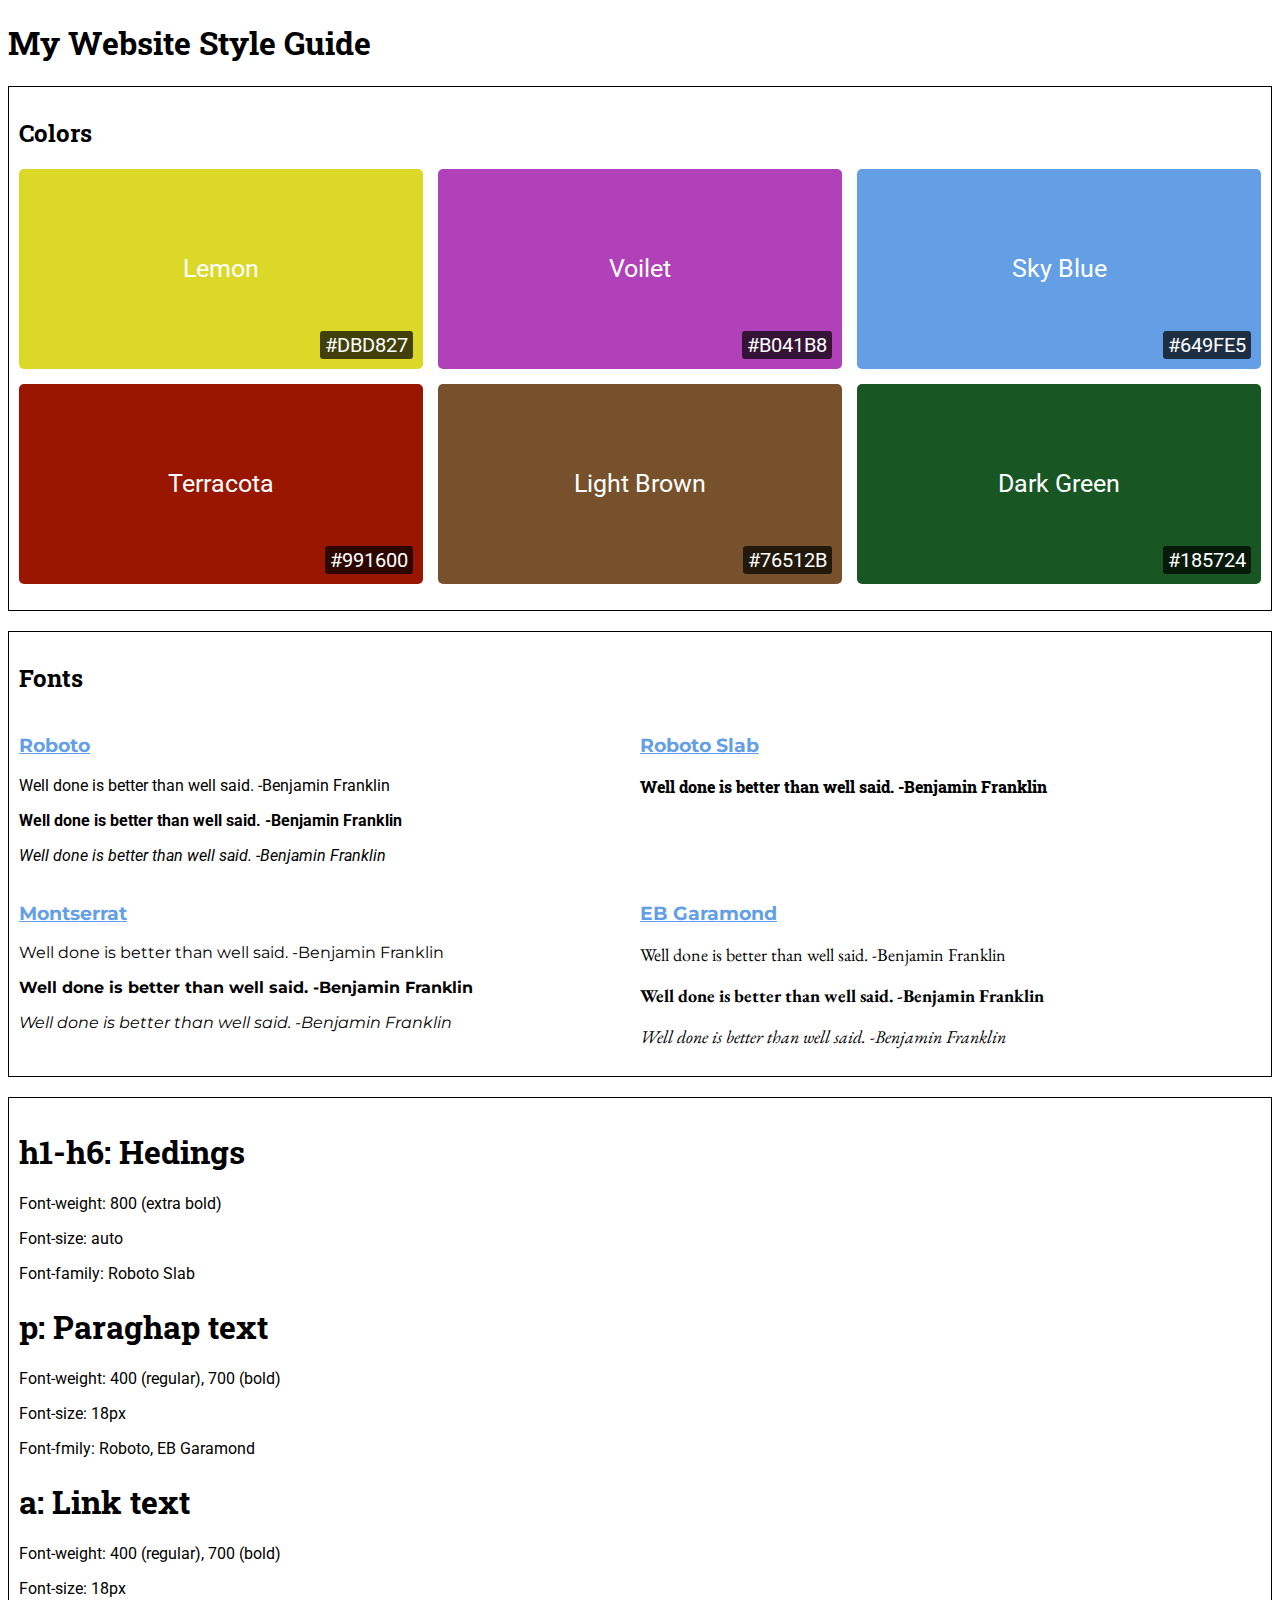
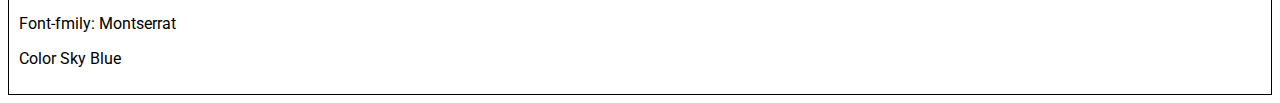
<file: WebsiteDesignSystem/index.html>
<!DOCTYPE html>
<html lang="en">
    <head>
        <meta charset="UTF-8">
        <meta name="viewport" content="width=device-width, initial-scale=1.0">
        <title>Web Design</title>
        <link rel="stylesheet" href="CSS\index.css">
        <link href="https://fonts.googleapis.com/css2?family=Roboto:ital,wght@0,300;0,400;0,700;1,300;1,400&display=swap" rel="stylesheet">
        <link href="https://fonts.googleapis.com/css2?family=Roboto+Slab:wght@800&display=swap" rel="stylesheet">
        <link href="https://fonts.googleapis.com/css2?family=Montserrat:ital,wght@0,100..900;1,100..900&display=swap" rel="stylesheet">
        <link href="https://fonts.googleapis.com/css2?family=EB+Garamond:ital,wght@0,400..800;1,400..800&display=swap" rel="stylesheet">
    </head>
    
    <body>
        
        <header>
            <h1>My Website Style Guide</h1>
        </header>
        
        <section class="content-box">
            <h2>Colors</h2>
            <ul class="color-grid">
                <li class="color-block" style="background-color: #DBD827;" data-color="#DBD827">Lemon</li>
                <li class="color-block" style="background-color: #B041B8;" data-color="#B041B8">Voilet</li>
                <li class="color-block" style="background-color: #649FE5;" data-color="#649FE5">Sky Blue</li>
                <li class="color-block" style="background-color: #991600;" data-color="#991600">Terracota</li>
                <li class="color-block" style="background-color: #76512B;" data-color="#76512B">Light Brown</li>
                <li class="color-block" style="background-color: #185724;" data-color="#185724">Dark Green</li>
            </ul>
        </section>

        <section class="content-box">
            <h2>Fonts</h2>
            <div class="font-grid">
                <div>
                    <h3><a href="https://fonts.google.com/specimen/Roboto">Roboto</a></h3>
                    <p class="roboto-regular">Well done is better than well said. -Benjamin Franklin</p>
                    <p class="roboto-bold">Well done is better than well said. -Benjamin Franklin</p>
                    <p class="roboto-regular-italic">Well done is better than well said. -Benjamin Franklin</p>
                </div>
                <div>
                    <h3><a href="https://fonts.google.com/specimen/Roboto+Slab?query=robo+">Roboto Slab</a></h3>
                    <p class="roboto-slab-extra_bold">Well done is better than well said. -Benjamin Franklin</p>
                </div>
                <div>
                    <h3><a href="https://fonts.google.com/specimen/Montserrat?query=Monts">Montserrat</a></h3>
                    <p class="montserrat-regular">Well done is better than well said. -Benjamin Franklin</p>
                    <p class="montserrat-bold">Well done is better than well said. -Benjamin Franklin</p>
                    <p class="montserrat-italic">Well done is better than well said. -Benjamin Franklin</p>
                </div>
                <div>
                    <h3><a href="https://fonts.google.com/specimen/EB+Garamond?query=Eb+G">EB Garamond</a></h3>
                    <p class="eb-garamond-regular">Well done is better than well said. -Benjamin Franklin</p>
                    <p class="eb-garamond-bold">Well done is better than well said. -Benjamin Franklin</p>
                    <p class="eb-garamond-italic">Well done is better than well said. -Benjamin Franklin</p>
                </div>
            </div>
        </section>

        <section class="text-styles">
            <div>
                <h1>h1-h6: Hedings</h1>
                <p>Font-weight: 800 (extra bold)</p>
                <p>Font-size: auto</p> 
                <p>Font-family: Roboto Slab</p>
            </div>
            <div>
                <h1>p: Paraghap text</h1>
                <p>Font-weight: 400 (regular), 700 (bold)</p>
                <p>Font-size: 18px</p>
                <p>Font-fmily: Roboto, EB Garamond</p>
            </div>
            <div>
                <h1>a: Link text</h1>
                <p>Font-weight: 400 (regular), 700 (bold)</p>
                <p>Font-size: 18px</p>
                <p>Font-fmily: Montserrat</p>
                <p>Color Sky Blue</p>
            </div>
        </section>
    </body>
</html>
</file>
